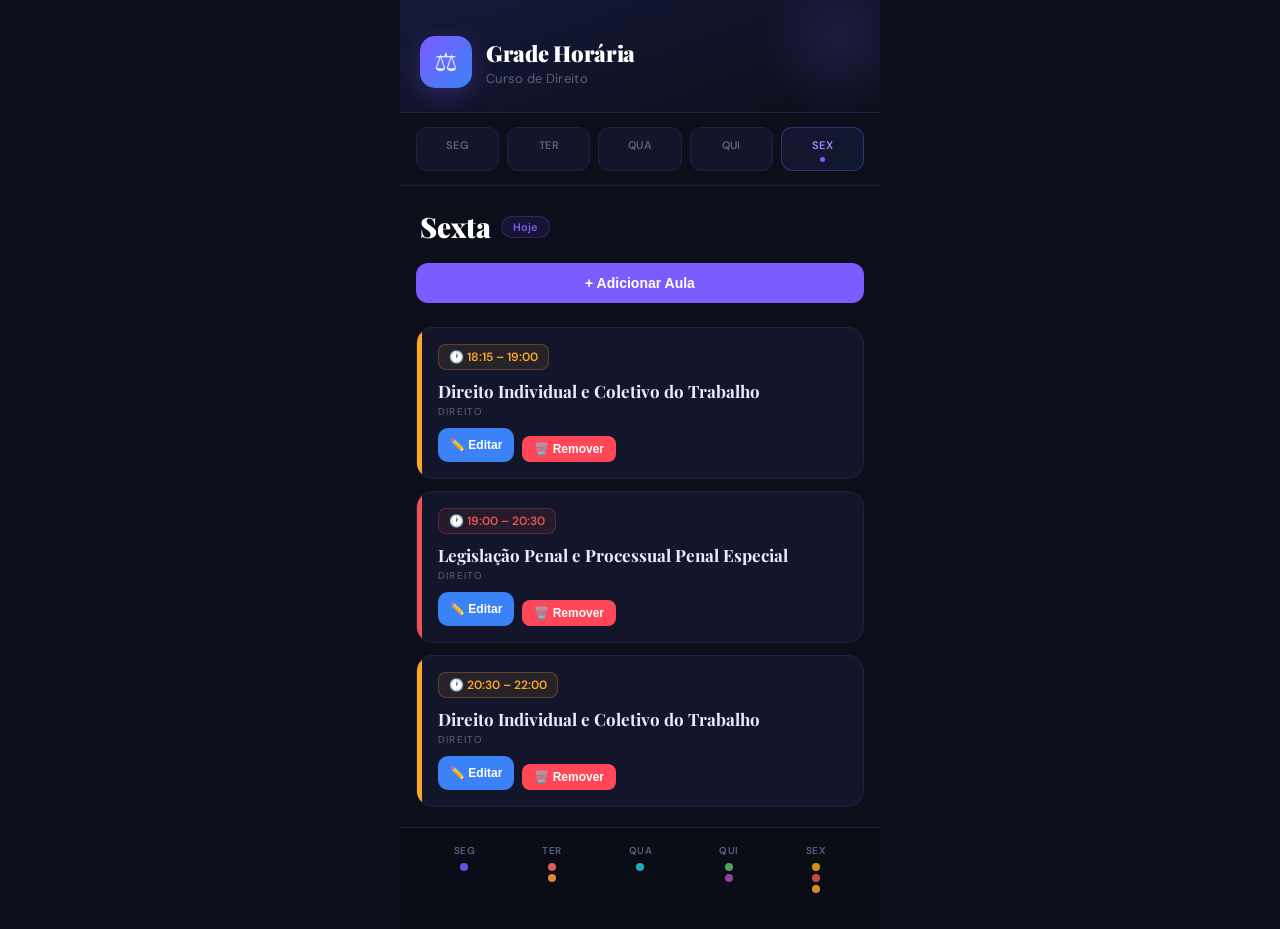
<file: index.html>
<!DOCTYPE html>
<html lang="pt-BR">

<head>
  <meta charset="UTF-8">
  <meta name="viewport" content="width=device-width, initial-scale=1.0, maximum-scale=1.0">
  <meta name="apple-mobile-web-app-capable" content="yes">
  <meta name="apple-mobile-web-app-status-bar-style" content="black-translucent">
  <title>Grade Horária — Direito</title>
  <link rel="stylesheet" href="css/style.css">
  <link rel="icon" href="img/icon.png">

</head>

<body>

  <div class="header">
    <div class="header-inner">
      <div class="logo">⚖️</div>
      <div class="header-text">
        <h1>Grade Horária</h1>
        <p>Curso de Direito</p>
      </div>
    </div>
  </div>

  <div class="tabs" id="tabs"></div>

  <div class="day-header">
    <span class="day-name" id="dayName"></span>
    <span class="today-badge" id="todayBadge" style="display:none">Hoje</span>
  </div>

  <div class="list" id="classList"></div>

  <div class="footer" id="footer"></div>

  <script src="js/script.js"></script>
</body>

</html>
</file>
<file: css/style.css>
@import url('https://fonts.googleapis.com/css2?family=Playfair+Display:wght@700;900&family=DM+Sans:wght@400;500;600&display=swap');

*,
*::before,
*::after {
    box-sizing: border-box;
    margin: 0;
    padding: 0;
}

:root {
    --bg: #0C0E1A;
    --surface: #13162A;
    --border: #1E2240;
    --text: #E8EAFF;
    --muted: #5A6080;
    --accent: #7C5CFF;
    --accent2: #3B82F6;
}

body {
    background: var(--bg);
    color: var(--text);
    font-family: 'DM Sans', system-ui, sans-serif;
    min-height: 100vh;
    max-width: 480px;
    margin: 0 auto;
    -webkit-tap-highlight-color: transparent;
}

/* HEADER */
.header {
    padding: 36px 20px 24px;
    background: linear-gradient(160deg, #16193A 0%, var(--bg) 100%);
    border-bottom: 1px solid var(--border);
    position: relative;
    overflow: hidden;
}

.header::before {
    content: '';
    position: absolute;
    top: -40px;
    right: -40px;
    width: 160px;
    height: 160px;
    background: radial-gradient(circle, #7C5CFF22 0%, transparent 70%);
    border-radius: 50%;
}

.header-inner {
    display: flex;
    align-items: center;
    gap: 14px;
    position: relative;
}

.logo {
    width: 52px;
    height: 52px;
    border-radius: 15px;
    background: linear-gradient(135deg, #7C5CFF, #3B82F6);
    display: flex;
    align-items: center;
    justify-content: center;
    font-size: 26px;
    box-shadow: 0 6px 24px #7C5CFF45;
    flex-shrink: 0;
}

.header-text h1 {
    font-family: 'Playfair Display', Georgia, serif;
    font-size: 22px;
    font-weight: 900;
    color: #fff;
    letter-spacing: -0.3px;
}

.header-text p {
    font-size: 13px;
    color: var(--muted);
    margin-top: 2px;
    letter-spacing: 0.3px;
}

/* TABS */
.tabs {
    display: flex;
    gap: 8px;
    padding: 14px 16px;
    background: var(--bg);
    position: sticky;
    top: 0;
    z-index: 100;
    border-bottom: 1px solid var(--border);
}

.tab {
    flex: 1;
    padding: 10px 4px 8px;
    border-radius: 11px;
    border: 1px solid var(--border);
    background: var(--surface);
    color: var(--muted);
    cursor: pointer;
    font-family: 'DM Sans', sans-serif;
    font-size: 11px;
    font-weight: 600;
    letter-spacing: 0.4px;
    display: flex;
    flex-direction: column;
    align-items: center;
    gap: 5px;
    transition: all 0.2s ease;
    -webkit-appearance: none;
    touch-action: manipulation;
}

.tab.active {
    background: linear-gradient(135deg, #7C5CFF18, #3B82F618);
    border-color: #7C5CFF55;
    color: #A78BFA;
}

.tab-dot {
    width: 5px;
    height: 5px;
    border-radius: 50%;
    background: #7C5CFF;
    display: none;
}

.tab.today .tab-dot {
    display: block;
}

/* DAY HEADER */
.day-header {
    padding: 22px 20px 10px;
    display: flex;
    align-items: center;
    gap: 10px;
}

.day-name {
    font-family: 'Playfair Display', Georgia, serif;
    font-size: 28px;
    font-weight: 900;
    color: #fff;
}

.today-badge {
    font-size: 11px;
    font-weight: 600;
    color: var(--accent);
    background: #7C5CFF18;
    border: 1px solid #7C5CFF40;
    padding: 3px 11px;
    border-radius: 20px;
}

/* CLASSES */
.list {
    padding: 8px 16px 20px;
    display: flex;
    flex-direction: column;
    gap: 12px;
}

.card {
    background: var(--surface);
    border-radius: 16px;
    border: 1px solid var(--border);
    display: flex;
    overflow: hidden;
    animation: fadeUp 0.3s ease both;
}

.card-accent {
    width: 5px;
    flex-shrink: 0;
}

.card-body {
    padding: 16px;
    flex: 1;
}

.time-badge {
    display: inline-flex;
    align-items: center;
    gap: 5px;
    font-size: 12px;
    font-weight: 600;
    padding: 4px 10px;
    border-radius: 8px;
    border: 1px solid;
    margin-bottom: 10px;
    font-family: 'DM Sans', sans-serif;
}

.subject-name {
    font-family: 'Playfair Display', Georgia, serif;
    font-size: 17px;
    font-weight: 700;
    color: #EAECFF;
    line-height: 1.3;
    margin-bottom: 3px;
}

.subject-tag {
    font-size: 10px;
    color: var(--muted);
    text-transform: uppercase;
    letter-spacing: 1.2px;
    margin-bottom: 8px;
}

.prof {
    display: flex;
    align-items: center;
    gap: 6px;
    font-size: 13px;
    color: #9CA3AF;
    font-style: italic;
    margin-top: 6px;
}

.card-buttons {
    display: flex;
    flex-wrap: wrap;
    gap: 8px;
    margin-top: 10px;
}

.edit-btn,
.remove-btn {
    padding: 8px 12px;
    border: none;
    border-radius: 10px;
    font-size: 12px;
    font-weight: 600;
    cursor: pointer;
    transition: background 0.2s ease;
}

.edit-btn {
    background: #3B82F6;
    color: white;
}

.edit-btn:hover {
    background: #2563eb;
}

.remove-btn {
    margin-top: 0;
    background: #ff4757;
    color: white;
}

.remove-btn:hover {
    background: #ff3742;
}

/* FOOTER SUMMARY */
.footer {
    padding: 16px 20px 36px;
    background: #0A0C16;
    border-top: 1px solid var(--border);
    display: flex;
    justify-content: space-around;
}

.footer-day {
    display: flex;
    flex-direction: column;
    align-items: center;
    gap: 6px;
}

.footer-label {
    font-size: 10px;
    color: var(--muted);
    font-weight: 600;
    letter-spacing: 0.5px;
}

.footer-pips {
    display: flex;
    flex-direction: column;
    gap: 3px;
    align-items: center;
}

.pip {
    width: 8px;
    height: 8px;
    border-radius: 50%;
    opacity: 0.85;
}

/* EMPTY STATE */
.empty {
    padding: 60px 20px;
    text-align: center;
    color: var(--muted);
    font-size: 15px;
    line-height: 1.6;
}

.empty-icon {
    font-size: 40px;
    margin-bottom: 12px;
}

/* ADD/REMOVE BUTTONS */
.add-btn {
    width: 100%;
    padding: 12px;
    background: var(--accent);
    color: white;
    border: none;
    border-radius: 12px;
    font-size: 14px;
    font-weight: 600;
    cursor: pointer;
    margin-bottom: 12px;
    transition: background 0.2s ease;
}

.add-btn:hover {
    background: #5a4aff;
}

.remove-btn {
    margin-top: 8px;
    padding: 6px 12px;
    background: #ff4757;
    color: white;
    border: none;
    border-radius: 8px;
    font-size: 12px;
    cursor: pointer;
    transition: background 0.2s ease;
}

.remove-btn:hover {
    background: #ff3742;
}

@keyframes fadeUp {
    from {
        opacity: 0;
        transform: translateY(10px);
    }

    to {
        opacity: 1;
        transform: translateY(0);
    }
}
</file>
